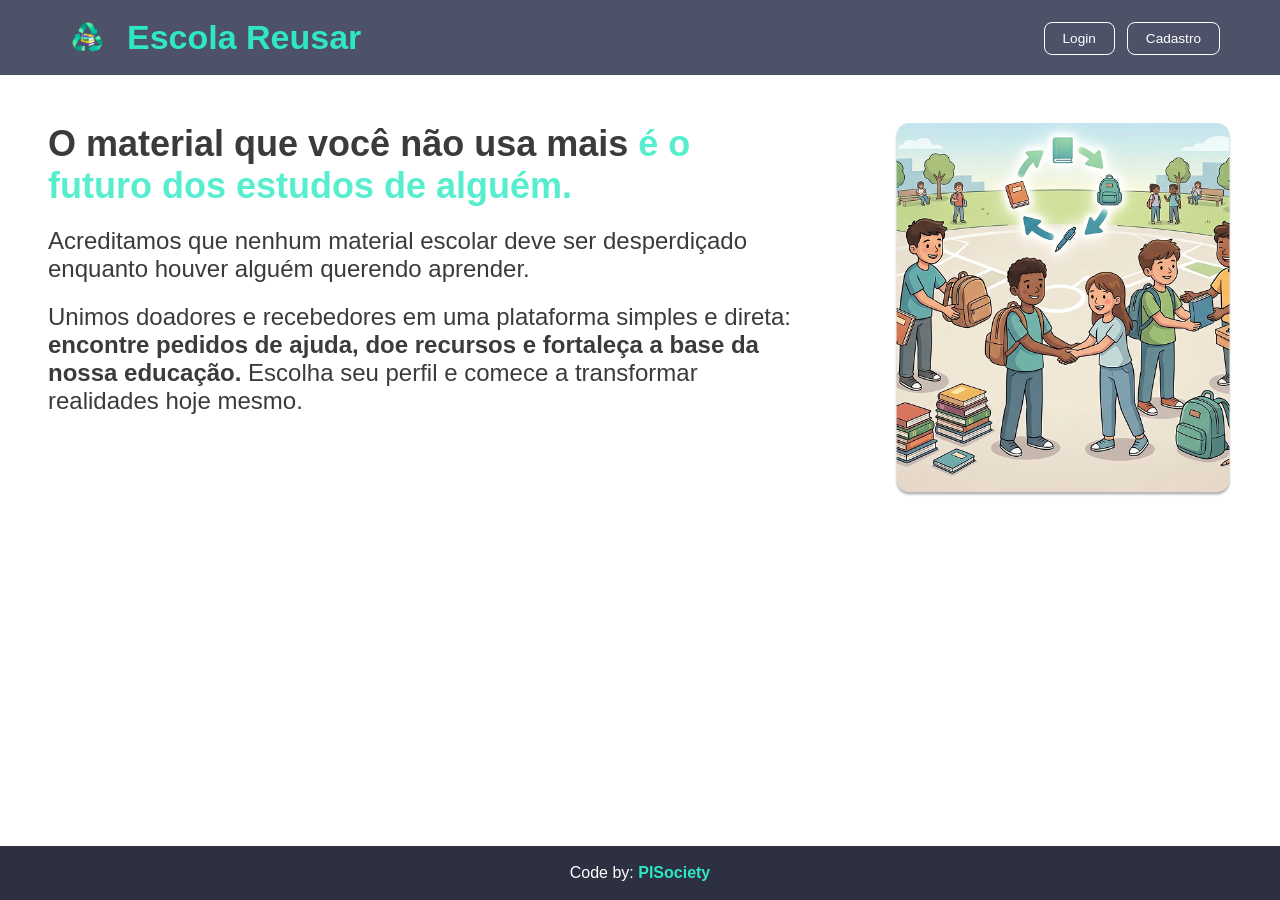
<file: index.html>
<!DOCTYPE html>
<html lang="pt-br">

<head>
  <meta charset="UTF-8">
  <meta name="viewport" content="width=device-width, initial-scale=1.0">
  <title>Escola Reusar</title>
  <link rel="stylesheet" href="css/base.css">
  <link rel="stylesheet" href="css/index.css">
</head>

<body>
  <header>
    <div class="logo">
      <img src="imgs/logo.png" alt="Logo Escola Reusar">
      <h1>Escola Reusar</h1>
    </div>
    <nav class="menu-logado menu">
      <input type="checkbox" class="menu-faketrigger">

      <div class="menu-lines">
        <span></span>
        <span></span>
        <span></span>
      </div>

      <ul>
        <li><a href="paginas/login.html">Login</a></li>
        <li><a href="paginas/cadastro.html">Cadastro</a></li>
      </ul>
    </nav>
  </header>

  <main class="conteudo-principal">
    <section class="apresentacao bloco-principal">
      <h1>O material que você não usa mais <span>é o futuro dos estudos de alguém.</span></h1>
      <p>Acreditamos que nenhum material escolar deve ser desperdiçado enquanto houver alguém querendo aprender. </p>
      <p>Unimos doadores e recebedores em uma plataforma simples e direta: <strong>encontre pedidos de ajuda, doe
          recursos e fortaleça a base da nossa educação.</strong> Escolha seu perfil e comece a transformar realidades
        hoje mesmo.</p>
    </section>
    <div id="imagem-principal" class="bloco-principal">
      <img src="imgs/image-principal.png" alt="">
    </div>
  </main>

  <footer>
    <p>Code by: <a href="https://github.com/ViniciusTabosa/ufca_ads_escolar_reusar_front-end" target="_blank">PISociety</a></p>
  </footer>
</body>

</html>
</file>
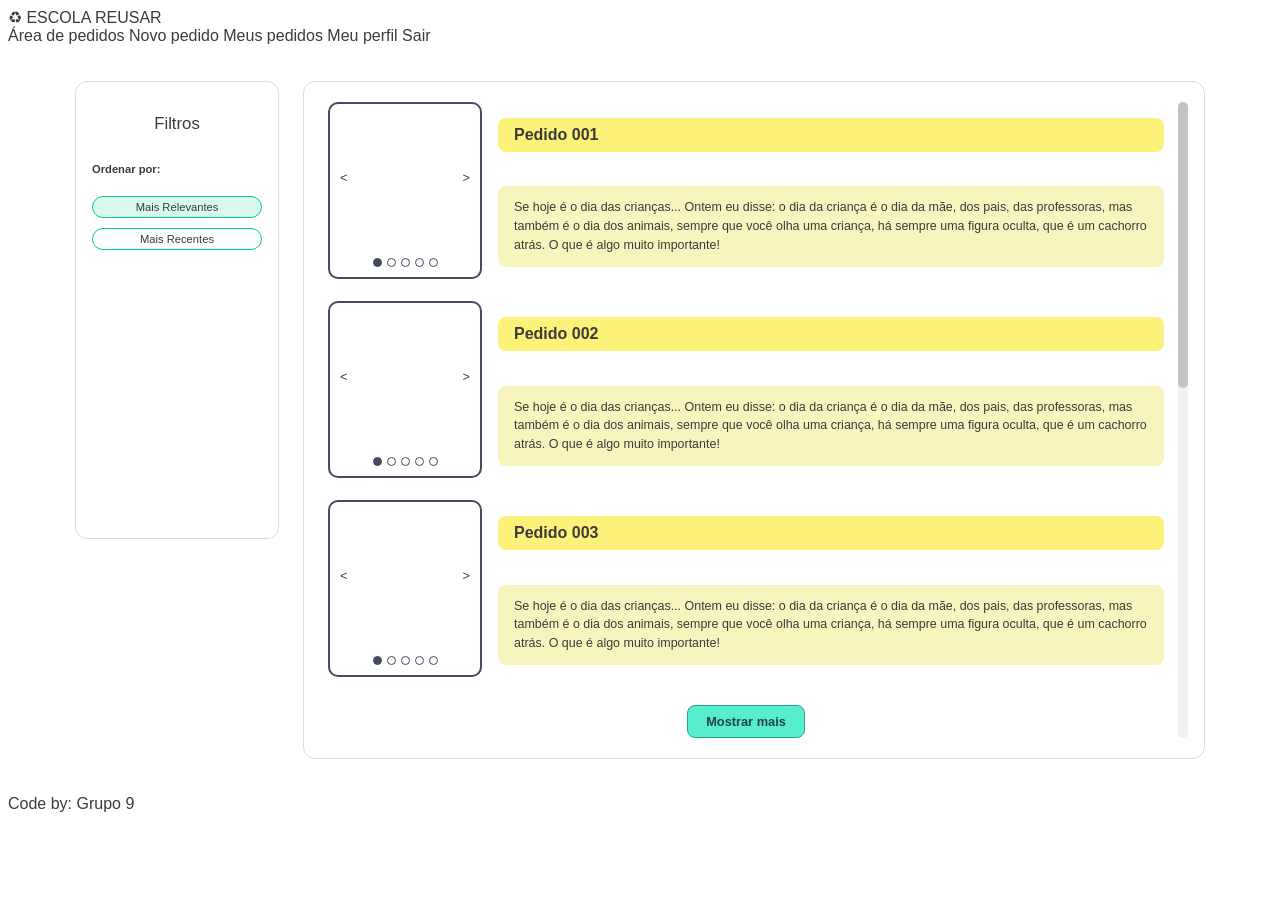
<file: lista-pedidos.html>
<!DOCTYPE html>
<html lang="pt-BR">
<head>
    <meta charset="UTF-8">
    <meta name="viewport" content="width=device-width, initial-scale=1.0">
    <title>Escola Reusar - Lista de Pedidos</title>
    <link rel="stylesheet" href="css/pedidos.css">
</head>
<body>

    <header class="topo">
        <a class="logo" href="index.html">&#9851; ESCOLA REUSAR</a>
        <nav class="menu">
            <a class="ativo" href="lista-pedidos.html">Área de pedidos</a>
            <a href="criacao-pedido.html">Novo pedido</a>
            <a href="meus-pedidos.html">Meus pedidos</a>
            <a href="meu-perfil.html">Meu perfil</a>
            <a href="index.html">Sair</a>
        </nav>
    </header>

    <main class="conteudo">

        <aside class="filtros">
            <h2>Filtros</h2>
            <p class="filtros-label">Ordenar por:</p>
            <a class="pill pill-ativo" href="lista-pedidos.html">Mais Relevantes</a>
            <a class="pill" href="lista-pedidos.html">Mais Recentes</a>
        </aside>

        <section class="lista">
            <div class="lista-itens">

                <article class="pedido">
                    <div class="carrossel">
                        <div class="carrossel-corpo">
                            <span>&lt;</span>
                            <span>&gt;</span>
                        </div>
                        <div class="pontos">
                            <span class="ponto cheio"></span>
                            <span class="ponto"></span>
                            <span class="ponto"></span>
                            <span class="ponto"></span>
                            <span class="ponto"></span>
                        </div>
                    </div>
                    <a class="pedido-info" href="detalhes-pedido.html">
                        <h3>Pedido 001</h3>
                        <p>Se hoje é o dia das crianças... Ontem eu disse: o dia da criança é o dia da mãe, dos
                           pais, das professoras, mas também é o dia dos animais, sempre que você olha uma
                           criança, há sempre uma figura oculta, que é um cachorro atrás. O que é algo muito
                           importante!</p>
                    </a>
                </article>

                <article class="pedido">
                    <div class="carrossel">
                        <div class="carrossel-corpo">
                            <span>&lt;</span>
                            <span>&gt;</span>
                        </div>
                        <div class="pontos">
                            <span class="ponto cheio"></span>
                            <span class="ponto"></span>
                            <span class="ponto"></span>
                            <span class="ponto"></span>
                            <span class="ponto"></span>
                        </div>
                    </div>
                    <a class="pedido-info" href="detalhes-pedido.html">
                        <h3>Pedido 002</h3>
                        <p>Se hoje é o dia das crianças... Ontem eu disse: o dia da criança é o dia da mãe, dos
                           pais, das professoras, mas também é o dia dos animais, sempre que você olha uma
                           criança, há sempre uma figura oculta, que é um cachorro atrás. O que é algo muito
                           importante!</p>
                    </a>
                </article>

                <article class="pedido">
                    <div class="carrossel">
                        <div class="carrossel-corpo">
                            <span>&lt;</span>
                            <span>&gt;</span>
                        </div>
                        <div class="pontos">
                            <span class="ponto cheio"></span>
                            <span class="ponto"></span>
                            <span class="ponto"></span>
                            <span class="ponto"></span>
                            <span class="ponto"></span>
                        </div>
                    </div>
                    <a class="pedido-info" href="detalhes-pedido.html">
                        <h3>Pedido 003</h3>
                        <p>Se hoje é o dia das crianças... Ontem eu disse: o dia da criança é o dia da mãe, dos
                           pais, das professoras, mas também é o dia dos animais, sempre que você olha uma
                           criança, há sempre uma figura oculta, que é um cachorro atrás. O que é algo muito
                           importante!</p>
                    </a>
                </article>

                <a class="botao-mais" href="lista-pedidos.html">Mostrar mais</a>
            </div>

            <div class="trilho"><span></span></div>
        </section>

    </main>

    <footer class="rodape">Code by: Grupo 9</footer>

</body>
</html>
</file>
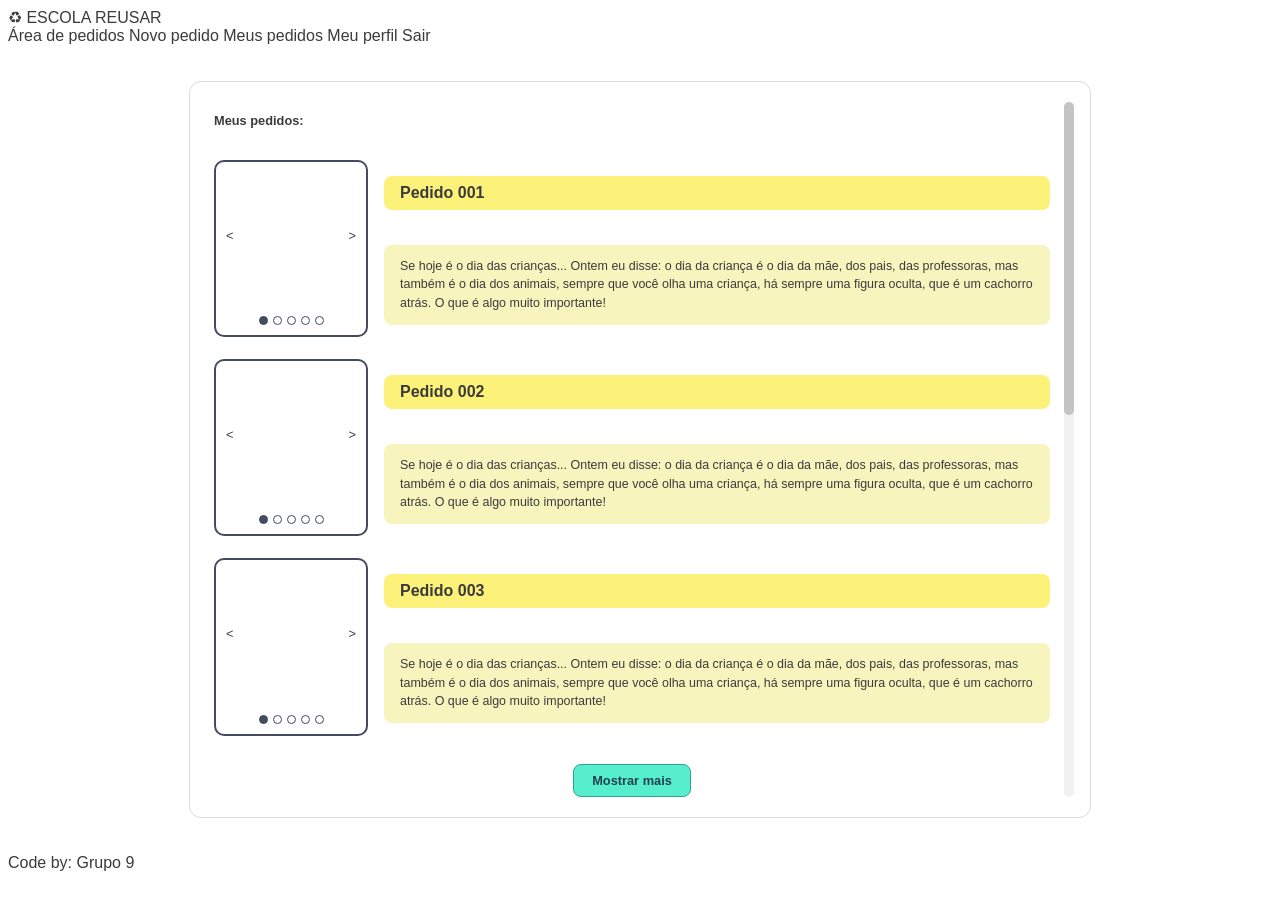
<file: meus-pedidos.html>
<!DOCTYPE html>
<html lang="pt-BR">
<head>
    <meta charset="UTF-8">
    <meta name="viewport" content="width=device-width, initial-scale=1.0">
    <title>Escola Reusar - Meus Pedidos</title>
    <link rel="stylesheet" href="css/pedidos.css">
</head>
<body>

    <header class="topo">
        <a class="logo" href="index.html">&#9851; ESCOLA REUSAR</a>
        <nav class="menu">
            <a href="lista-pedidos.html">Área de pedidos</a>
            <a href="criacao-pedido.html">Novo pedido</a>
            <a class="ativo" href="meus-pedidos.html">Meus pedidos</a>
            <a href="meu-perfil.html">Meu perfil</a>
            <a href="index.html">Sair</a>
        </nav>
    </header>

    <main class="conteudo">

        <section class="lista">
            <div class="lista-itens">

                <h2 class="lista-titulo">Meus pedidos:</h2>

                <article class="pedido">
                    <div class="carrossel">
                        <div class="carrossel-corpo">
                            <span>&lt;</span>
                            <span>&gt;</span>
                        </div>
                        <div class="pontos">
                            <span class="ponto cheio"></span>
                            <span class="ponto"></span>
                            <span class="ponto"></span>
                            <span class="ponto"></span>
                            <span class="ponto"></span>
                        </div>
                    </div>
                    <a class="pedido-info" href="detalhes-pedido.html">
                        <h3>Pedido 001</h3>
                        <p>Se hoje é o dia das crianças... Ontem eu disse: o dia da criança é o dia da mãe, dos
                           pais, das professoras, mas também é o dia dos animais, sempre que você olha uma
                           criança, há sempre uma figura oculta, que é um cachorro atrás. O que é algo muito
                           importante!</p>
                    </a>
                </article>

                <article class="pedido">
                    <div class="carrossel">
                        <div class="carrossel-corpo">
                            <span>&lt;</span>
                            <span>&gt;</span>
                        </div>
                        <div class="pontos">
                            <span class="ponto cheio"></span>
                            <span class="ponto"></span>
                            <span class="ponto"></span>
                            <span class="ponto"></span>
                            <span class="ponto"></span>
                        </div>
                    </div>
                    <a class="pedido-info" href="detalhes-pedido.html">
                        <h3>Pedido 002</h3>
                        <p>Se hoje é o dia das crianças... Ontem eu disse: o dia da criança é o dia da mãe, dos
                           pais, das professoras, mas também é o dia dos animais, sempre que você olha uma
                           criança, há sempre uma figura oculta, que é um cachorro atrás. O que é algo muito
                           importante!</p>
                    </a>
                </article>

                <article class="pedido">
                    <div class="carrossel">
                        <div class="carrossel-corpo">
                            <span>&lt;</span>
                            <span>&gt;</span>
                        </div>
                        <div class="pontos">
                            <span class="ponto cheio"></span>
                            <span class="ponto"></span>
                            <span class="ponto"></span>
                            <span class="ponto"></span>
                            <span class="ponto"></span>
                        </div>
                    </div>
                    <a class="pedido-info" href="detalhes-pedido.html">
                        <h3>Pedido 003</h3>
                        <p>Se hoje é o dia das crianças... Ontem eu disse: o dia da criança é o dia da mãe, dos
                           pais, das professoras, mas também é o dia dos animais, sempre que você olha uma
                           criança, há sempre uma figura oculta, que é um cachorro atrás. O que é algo muito
                           importante!</p>
                    </a>
                </article>

                <a class="botao-mais" href="meus-pedidos.html">Mostrar mais</a>
            </div>

            <div class="trilho"><span></span></div>
        </section>

    </main>

    <footer class="rodape">Code by: Grupo 9</footer>

</body>
</html>
</file>
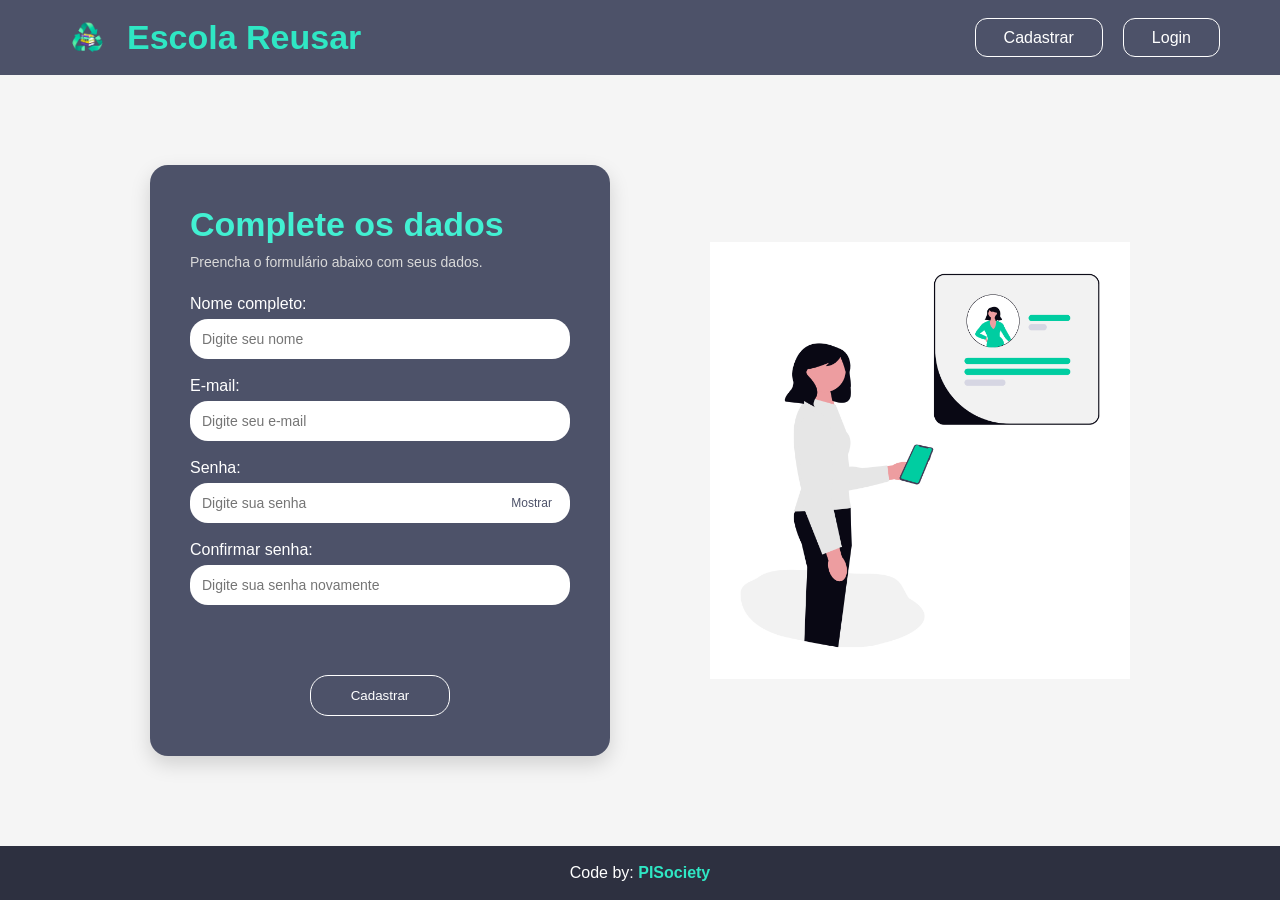
<file: paginas/cadastro.html>
<!DOCTYPE html>
<html lang="pt-BR">

<head>
    <meta charset="UTF-8">
    <meta name="viewport" content="width=device-width, initial-scale=1.0">
    <title>Cadastro - Escola Reusar</title>

    <link rel="stylesheet" href="../css/base.css">
    <link rel="stylesheet" href="../css/login-cadastro.css">
</head>

<body>

    <header>

        <div class="logo">

            <!-- LOGO DO PROJETO -->
            <img src="../imgs/logo.png" alt="Logo Escola Reusar">

            <h1>Escola Reusar</h1>

        </div>

        <nav>
            <ul>
                <li><a href="cadastro.html">Cadastrar</a></li>
                <li><a href="login.html">Login</a></li>
            </ul>
        </nav>

    </header>

    <main>

        <div class="container">

            <section class="formulario">

                <h2>Complete os dados</h2>

                <p>Preencha o formulário abaixo com seus dados.</p>

                <!-- <form action="perfil.html">

                    <label for="nome">Nome completo:</label>
                    <input type="text" id="nome" placeholder="Digite seu nome">

                    <label for="email">E-mail:</label>
                    <input type="email" id="email" placeholder="Digite seu e-mail">

                    <label for="senha">Senha:</label>
                    <input type="password" id="senha" placeholder="Digite sua senha">

                    <button type="submit">Próximo</button>

                </form> -->

                <form id="formCadastro">

                    <label for="nome">Nome completo:</label>
                    <input 
                        type="text" 
                        id="nome" 
                        placeholder="Digite seu nome"
                    >

                    <label for="email">E-mail:</label>
                    <input 
                        type="email" 
                        id="email" 
                        placeholder="Digite seu e-mail"
                    >

                    <label for="senha">Senha:</label>

                    <div class="campo-senha">
                        <input 
                            type="password" 
                            id="senha" 
                            placeholder="Digite sua senha"
                        >

                        <button 
                            type="button" 
                            class="mostrar-senha" 
                            id="mostrarSenha"
                        >
                            Mostrar
                        </button>
                    </div>

                    <label for="confirmarSenha">Confirmar senha:</label>
                    <input 
                        type="password" 
                        id="confirmarSenha" 
                        placeholder="Digite sua senha novamente"
                    >

                    <p id="mensagemCadastro" class="mensagem"></p>

                    <button type="submit">Cadastrar</button>

                </form>

            </section>

            <aside class="ilustracao">

                <!-- ILUSTRAÇÃO DA TELA DE CADASTRO -->
                <img src="../imgs/img_cadastro.png">

            </aside>

        </div>

    </main>

    <footer>
        <p>Code by: <a href="https://github.com/ViniciusTabosa/ufca_ads_escolar_reusar_front-end" target="_blank">PISociety</a></p>
    </footer>

    <script src="../js/script.js"></script>

</body>

</html>
</file>
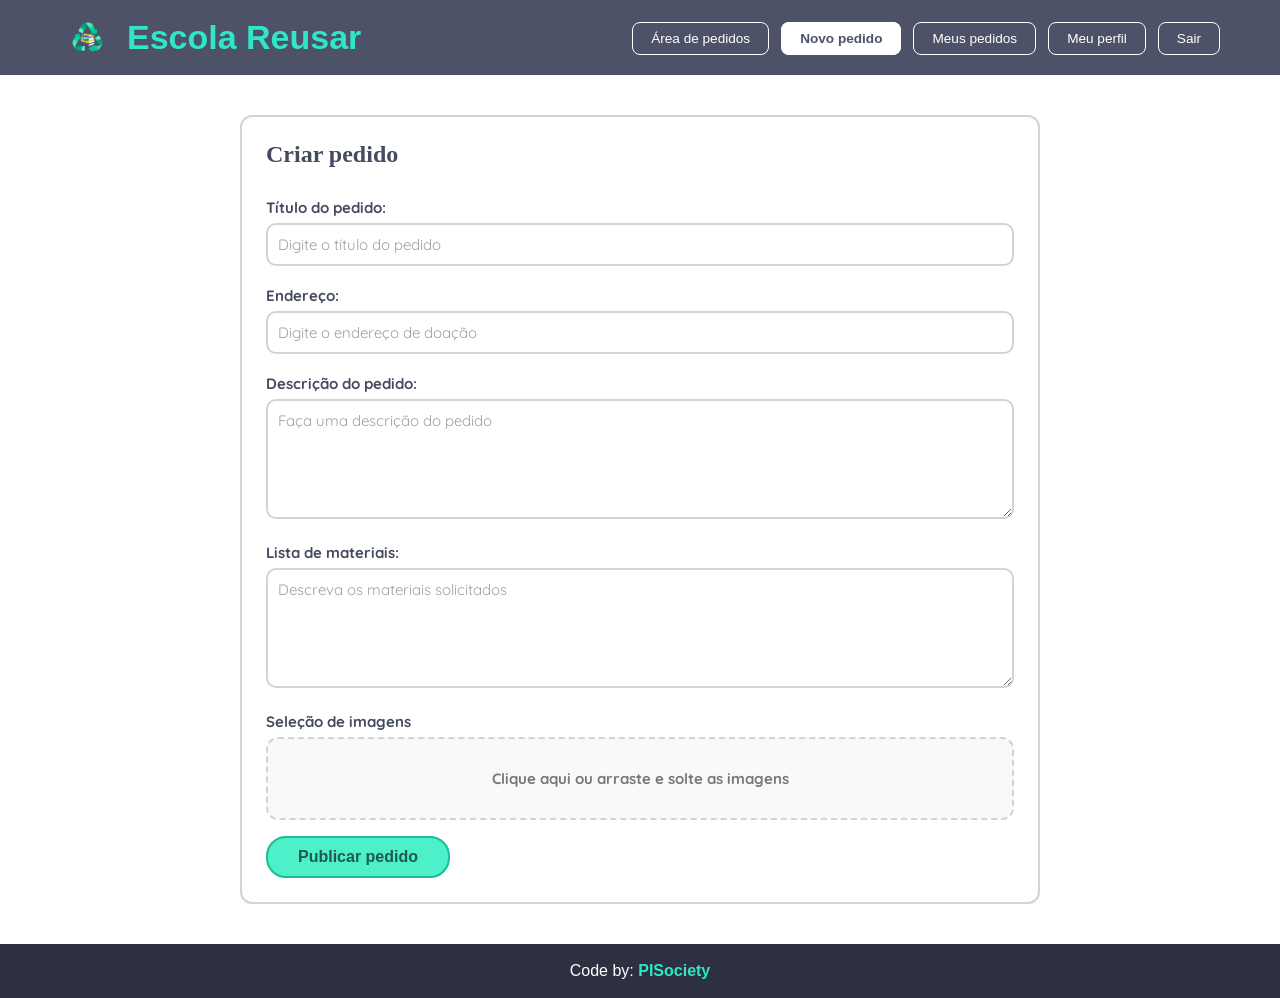
<file: paginas/criacao-pedidos.html>
<!DOCTYPE html>
<html lang="pt-br">
<head>
    <meta charset="UTF-8">
    <meta name="viewport" content="width=device-width, initial-scale=1.0">
    <title>Criação de Pedidos</title>
    <link rel="stylesheet" href="../css/base.css">
    <link rel="stylesheet" href="../css/detalhe-criacao-pedidos.css">
    <link rel="preconnect" href="https://fonts.googleapis.com">
    <link rel="preconnect" href="https://fonts.gstatic.com" crossorigin>
    <link href="https://fonts.googleapis.com/css2?family=Quicksand:wght@300..700&display=swap" rel="stylesheet">
</head>
<body>
    <header>
        <div class="logo">
            <img src="../imgs/logo.png" alt="Logo Escola Reusar">
            <h1>Escola Reusar</h1>
        </div>

        <nav class="menu-logado menu">
      <input type="checkbox" class="menu-faketrigger">

      <div class="menu-lines">
        <span></span>
        <span></span>
        <span></span>
      </div>

      <ul>
        <li><a href="lista-pedidos.html">Área de pedidos</a></li>
        <li><a class="ativo" href="criacao-pedidos.html">Novo pedido</a></li>
        <li><a href="meus-pedidos.html">Meus pedidos</a></li>
        <li><a href="perfil.html">Meu perfil</a></li>
        <li><a href="../index.html">Sair</a></li>
      </ul>
    </nav>

    </header>

    <main class="bloco-pedidos">       
        <h1>Criar pedido</h1> 
        <form action="" method="post">                
            <div class="campo-form">
                <label for="titulo-pedido">Título do pedido:</label>
                <input type="text" id="titulo-pedido" class="campo-entrada-titulo" placeholder="Digite o título do pedido"/>
            </div>

            <div class="campo-form">
                <label for="endereco-pedido">Endereço:</label>
                <input type="text" id="endereco-pedido" class="campo-entrada-titulo" placeholder="Digite o endereço de doação"/>
            </div>

            <div class="campo-form">
                <label for="descricao-pedido">Descrição do pedido:</label>
                <textarea id="descricao-pedido" class="campo-entrada-textarea" placeholder="Faça uma descrição do pedido"></textarea>     
            </div>           

            <div class="campo-form">
                <label for="lista-materiais">Lista de materiais:</label>
                <textarea id="lista-materiais" class="campo-entrada-textarea" placeholder="Descreva os materiais solicitados"></textarea>                
            </div>    

            <div class="campo-form">
                <span class="titulo-campo">Seleção de imagens</span>
                <label for="upload-image" class="caixa-dropzone">
                    <p class="text-upload-image">Clique aqui ou arraste e solte as imagens</p>
                </label>
                <input type="file" id="upload-image" accept="image/*" multiple>                    
            </div>     

            <button class="btn-publicar" type="submit">Publicar pedido</button>   
        </form>   
    </main>   

    <footer>
        <p>Code by: <a href="https://github.com/ViniciusTabosa/ufca_ads_escolar_reusar_front-end" target="_blank">PISociety</a></p>
    </footer>
</body>
</html>
</file>
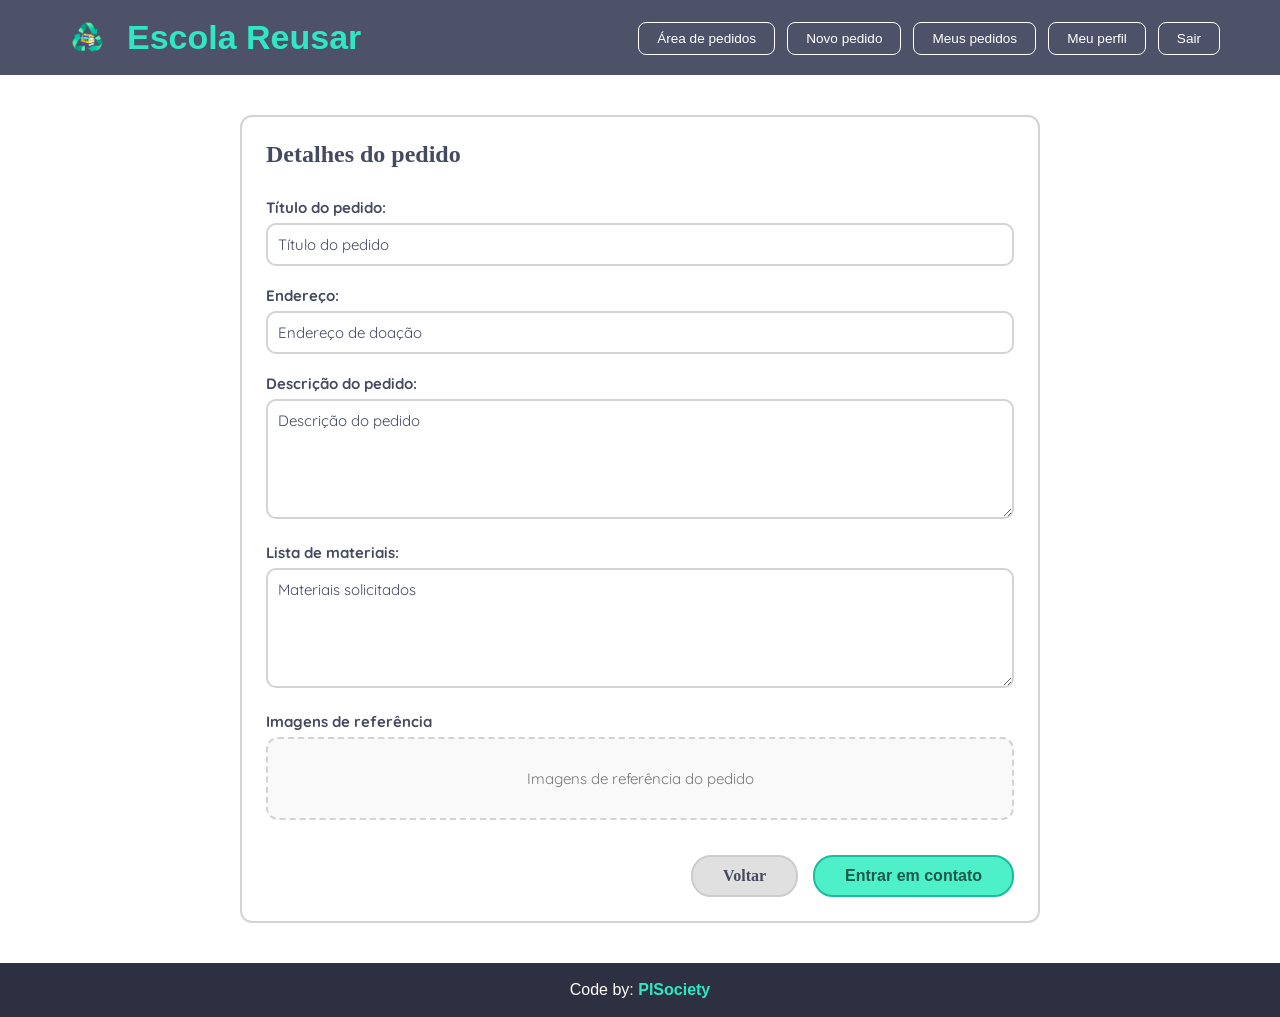
<file: paginas/detalhe-pedido.html>
<!DOCTYPE html>
<html lang="pt-br">
<head>
    <meta charset="UTF-8">
    <meta name="viewport" content="width=device-width, initial-scale=1.0">
    <title>Detalhes do Pedido</title>
    <link rel="stylesheet" href="../css/base.css">
    <link rel="stylesheet" href="../css/detalhe-criacao-pedidos.css">
    <link rel="preconnect" href="https://fonts.googleapis.com">
    <link rel="preconnect" href="https://fonts.gstatic.com" crossorigin>
    <link href="https://fonts.googleapis.com/css2?family=Quicksand:wght@300..700&display=swap" rel="stylesheet">
</head>
<body>
    <header>
        <div class="logo">
            <img src="../imgs/logo.png" alt="Logo Escola Reusar">
            <h1>Escola Reusar</h1>
        </div>

        <nav class="menu-logado menu">
      <input type="checkbox" class="menu-faketrigger">

      <div class="menu-lines">
        <span></span>
        <span></span>
        <span></span>
      </div>

      <ul>
        <li><a href="lista-pedidos.html">Área de pedidos</a></li>
        <li><a href="criacao-pedidos.html">Novo pedido</a></li>
        <li><a href="meus-pedidos.html">Meus pedidos</a></li>
        <li><a href="perfil.html">Meu perfil</a></li>
        <li><a href="../index.html">Sair</a></li>
      </ul>
    </nav>

    </header>

    <main class="bloco-pedidos">       
        <h1>Detalhes do pedido</h1> 
        <form action="" method="post">                
            <div class="campo-form">
                <label for="titulo-pedido">Título do pedido:</label>
                <input type="text" id="titulo-pedido" class="campo-entrada-titulo" value="Título do pedido" readonly/>
            </div>

            <div class="campo-form">
                <label for="endereco-pedido">Endereço:</label>
                <input type="text" id="endereco-pedido" class="campo-entrada-titulo" value="Endereço de doação" readonly/>
            </div>

            <div class="campo-form">
                <label for="descricao-pedido">Descrição do pedido:</label>
                <textarea id="descricao-pedido" class="campo-entrada-textarea" readonly>Descrição do pedido</textarea>     
            </div>           

            <div class="campo-form">
                <label for="lista-materiais">Lista de materiais:</label>
                <textarea id="lista-materiais" class="campo-entrada-textarea" readonly>Materiais solicitados</textarea>                
            </div>    

            <div class="campo-form">
                <span class="titulo-campo">Imagens de referência</span>
                <div class="caixa-dropzone">
                    <p class="text-upload-image">Imagens de referência do pedido</p>
                </div>                
            </div>    

            <div class="alinhamento-botoes">                    
                <a href="lista-pedidos.html" class="btn-publicar btn-secundario">Voltar</a>  
                <button class="btn-publicar" type="submit">Entrar em contato</button>   
            </div>
        </form>   
    </main>   

    <footer>
        <p>Code by: <a href="https://github.com/ViniciusTabosa/ufca_ads_escolar_reusar_front-end" target="_blank">PISociety</a></p>
    </footer>
</body>
</html>
</file>
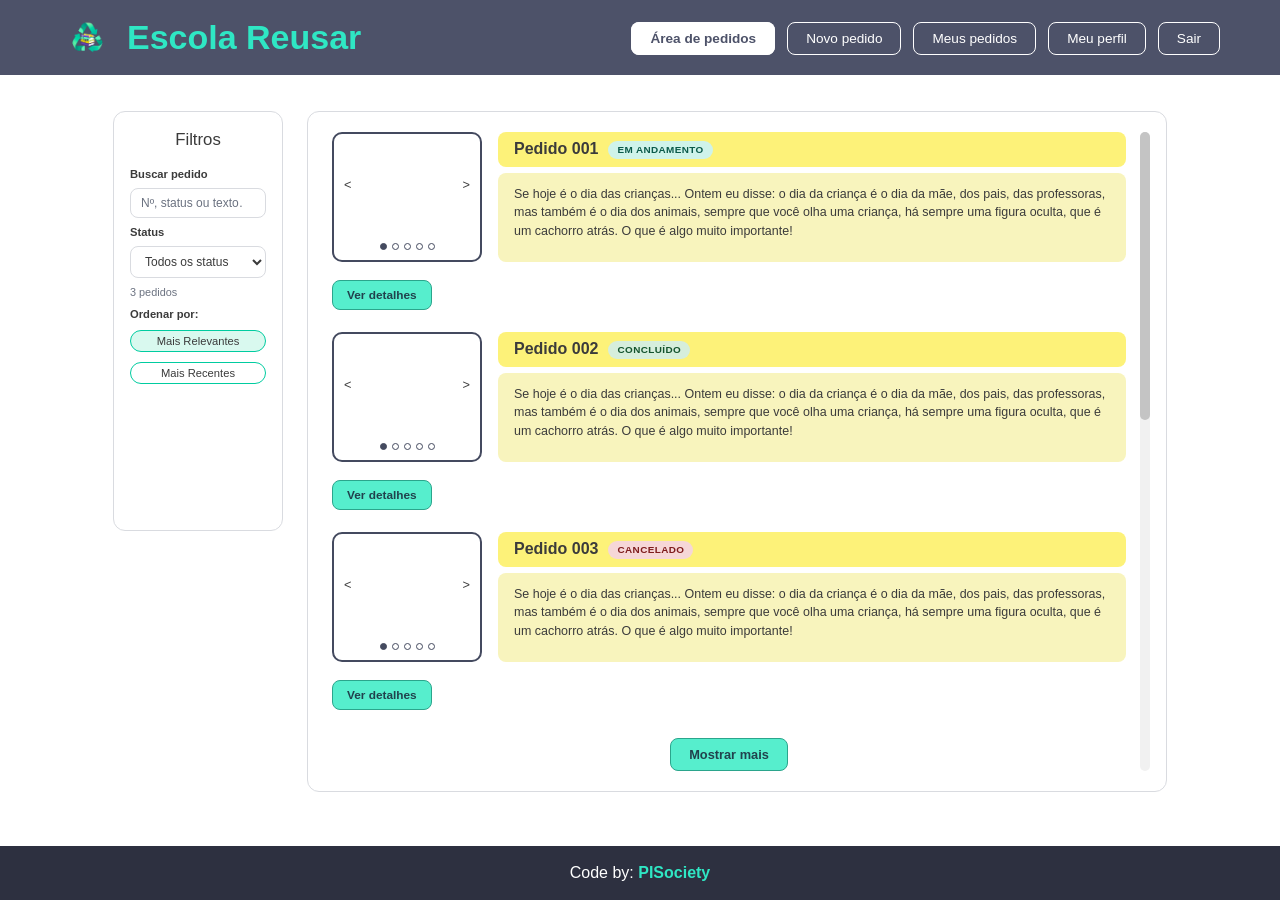
<file: paginas/lista-pedidos.html>
<!DOCTYPE html>
<html lang="pt-BR">
<head>
    <meta charset="UTF-8">
    <meta name="viewport" content="width=device-width, initial-scale=1.0">
    <title>Escola Reusar - Lista de Pedidos</title>
    <link rel="stylesheet" href="../css/base.css">
    <link rel="stylesheet" href="../css/pedidos.css">
</head>
<body>

    <header>
        <div class="logo">
            <img src="../imgs/logo.png" alt="Logo Escola Reusar">
            <h1>Escola Reusar</h1>
        </div>
        <nav class="menu-logado menu">
      <input type="checkbox" class="menu-faketrigger">

      <div class="menu-lines">
        <span></span>
        <span></span>
        <span></span>
      </div>

      <ul>
        <li><a class="ativo" href="lista-pedidos.html">Área de pedidos</a></li>
        <li><a href="criacao-pedidos.html">Novo pedido</a></li>
        <li><a href="meus-pedidos.html">Meus pedidos</a></li>
        <li><a href="perfil.html">Meu perfil</a></li>
        <li><a href="../index.html">Sair</a></li>
      </ul>
    </nav>
    </header>

    <main class="conteudo">

        <aside class="filtros">
            <h2>Filtros</h2>
            <p class="filtros-label">Ordenar por:</p>
            <a class="pill pill-ativo" href="lista-pedidos.html">Mais Relevantes</a>
            <a class="pill" href="lista-pedidos.html">Mais Recentes</a>
        </aside>

        <section class="lista">
            <div class="lista-itens">

                <article class="pedido">
                    <div class="carrossel">
                        <div class="carrossel-corpo">
                            <span>&lt;</span>
                            <span>&gt;</span>
                        </div>
                        <div class="pontos">
                            <span class="ponto cheio"></span>
                            <span class="ponto"></span>
                            <span class="ponto"></span>
                            <span class="ponto"></span>
                            <span class="ponto"></span>
                        </div>
                    </div>
                    <a class="pedido-info" href="detalhe-pedido.html">
                        <h3>Pedido 001</h3>
                        <p>Se hoje é o dia das crianças... Ontem eu disse: o dia da criança é o dia da mãe, dos
                           pais, das professoras, mas também é o dia dos animais, sempre que você olha uma
                           criança, há sempre uma figura oculta, que é um cachorro atrás. O que é algo muito
                           importante!</p>
                    </a>
                </article>

                <article class="pedido">
                    <div class="carrossel">
                        <div class="carrossel-corpo">
                            <span>&lt;</span>
                            <span>&gt;</span>
                        </div>
                        <div class="pontos">
                            <span class="ponto cheio"></span>
                            <span class="ponto"></span>
                            <span class="ponto"></span>
                            <span class="ponto"></span>
                            <span class="ponto"></span>
                        </div>
                    </div>
                    <a class="pedido-info" href="detalhe-pedido.html">
                        <h3>Pedido 002</h3>
                        <p>Se hoje é o dia das crianças... Ontem eu disse: o dia da criança é o dia da mãe, dos
                           pais, das professoras, mas também é o dia dos animais, sempre que você olha uma
                           criança, há sempre uma figura oculta, que é um cachorro atrás. O que é algo muito
                           importante!</p>
                    </a>
                </article>

                <article class="pedido">
                    <div class="carrossel">
                        <div class="carrossel-corpo">
                            <span>&lt;</span>
                            <span>&gt;</span>
                        </div>
                        <div class="pontos">
                            <span class="ponto cheio"></span>
                            <span class="ponto"></span>
                            <span class="ponto"></span>
                            <span class="ponto"></span>
                            <span class="ponto"></span>
                        </div>
                    </div>
                    <a class="pedido-info" href="detalhe-pedido.html">
                        <h3>Pedido 003</h3>
                        <p>Se hoje é o dia das crianças... Ontem eu disse: o dia da criança é o dia da mãe, dos
                           pais, das professoras, mas também é o dia dos animais, sempre que você olha uma
                           criança, há sempre uma figura oculta, que é um cachorro atrás. O que é algo muito
                           importante!</p>
                    </a>
                </article>

                <a class="botao-mais" href="lista-pedidos.html">Mostrar mais</a>
            </div>

            <div class="trilho"><span></span></div>
        </section>

    </main>

    <footer>
        <p>Code by: <a href="https://github.com/ViniciusTabosa/ufca_ads_escolar_reusar_front-end" target="_blank">PISociety</a></p>
    </footer>

    <script src="../js/pedidos-comum.js" defer></script>
    <script src="../js/lista-pedidos.js" defer></script>

</body>
</html>
</file>
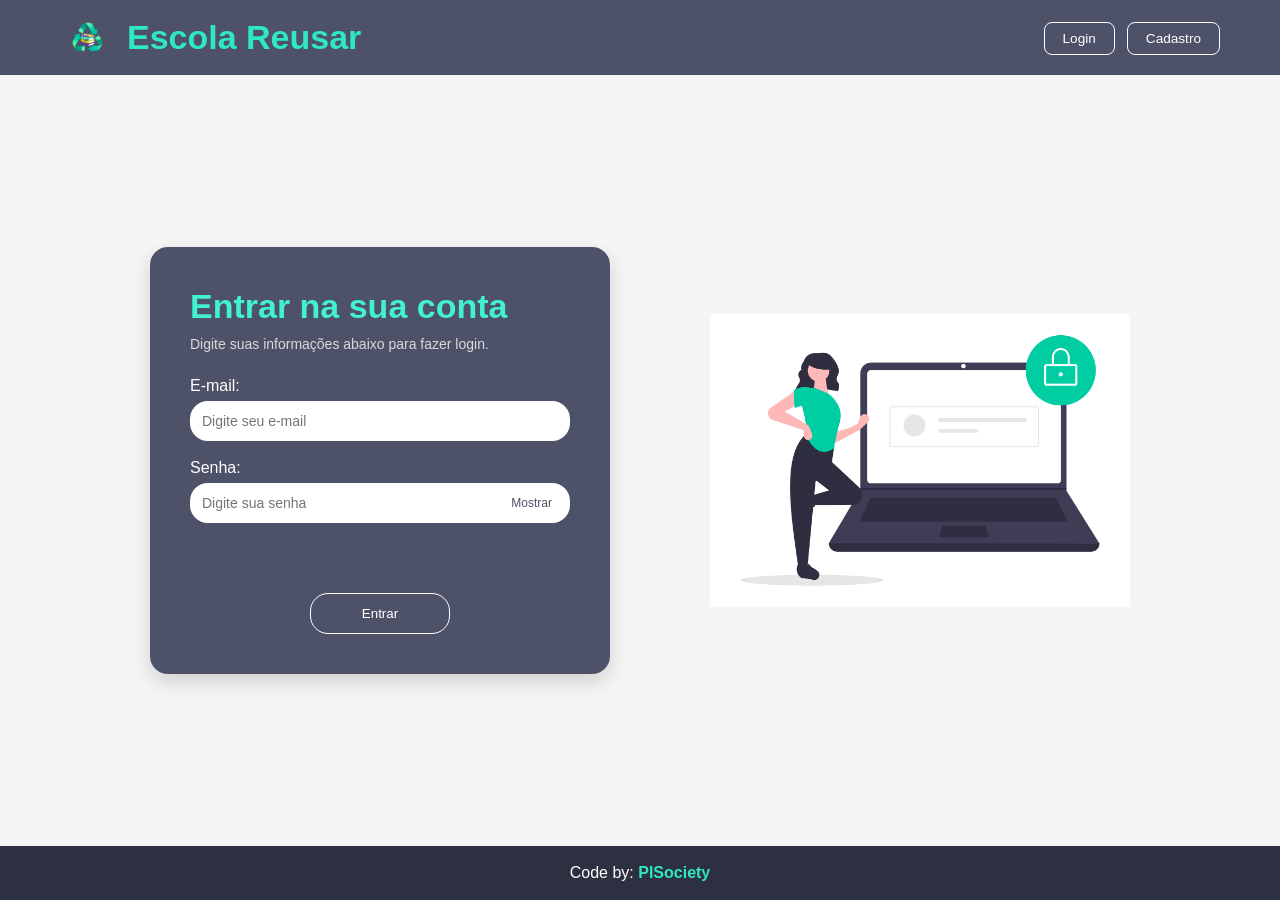
<file: paginas/login.html>
<!DOCTYPE html>
<html lang="pt-BR">

<head>
    <meta charset="UTF-8">
    <meta name="viewport" content="width=device-width, initial-scale=1.0">
    <title>Login - Escola Reusar</title>

    <link rel="stylesheet" href="../css/base.css">
    <link rel="stylesheet" href="../css/login-cadastro.css">
</head>

<body>

    <header>

        <div class="logo">

            <!-- LOGO DO PROJETO -->
            <img src="../imgs/logo.png" alt="Logo Escola Reusar">

            <h1>Escola Reusar</h1>

        </div>

        <nav class="menu-logado menu">
            <input type="checkbox" class="menu-faketrigger">

            <div class="menu-lines">
                <span></span>
                <span></span>
                <span></span>
            </div>

            <ul>
                <li><a href="login.html">Login</a></li>
                <li><a href="cadastro.html">Cadastro</a></li>
            </ul>
        </nav>

    </header>

    <main>

        <div class="container">

            <section class="formulario">

                <h2>Entrar na sua conta</h2>

                <p>Digite suas informações abaixo para fazer login.</p>

                <!-- <form action="lista-pedidos.html">

                    <label for="email">E-mail:</label>
                    <input type="email" id="email" placeholder="Digite seu e-mail">

                    <label for="senha">Senha:</label>
                    <input type="password" id="senha" placeholder="Digite sua senha">

                    <button type="submit">Entrar</button>

                </form> -->
                
                <form id="formLogin">

                    <label for="email">E-mail:</label>
                    <input 
                        type="email" 
                        id="email" 
                        placeholder="Digite seu e-mail"
                    >

                    <label for="senha">Senha:</label>

                    <div class="campo-senha">
                        <input 
                            type="password" 
                            id="senha" 
                            placeholder="Digite sua senha"
                        >

                        <button 
                            type="button" 
                            class="mostrar-senha" 
                            id="mostrarSenha"
                        >
                            Mostrar
                        </button>
                    </div>

                    <p id="mensagemLogin" class="mensagem"></p>

                    <button type="submit">Entrar</button>

                </form>

            </section>

            <aside class="ilustracao">

                <!-- ILUSTRAÇÃO DA TELA DE LOGIN -->
                <img src="../imgs/img_login.png">

            </aside>

        </div>

    </main>

    <footer>
        <p>Code by: <a href="https://github.com/ViniciusTabosa/ufca_ads_escolar_reusar_front-end" target="_blank">PISociety</a></p>
    </footer>

    <script src="../js/script.js"></script>

</body>

</html>
</file>
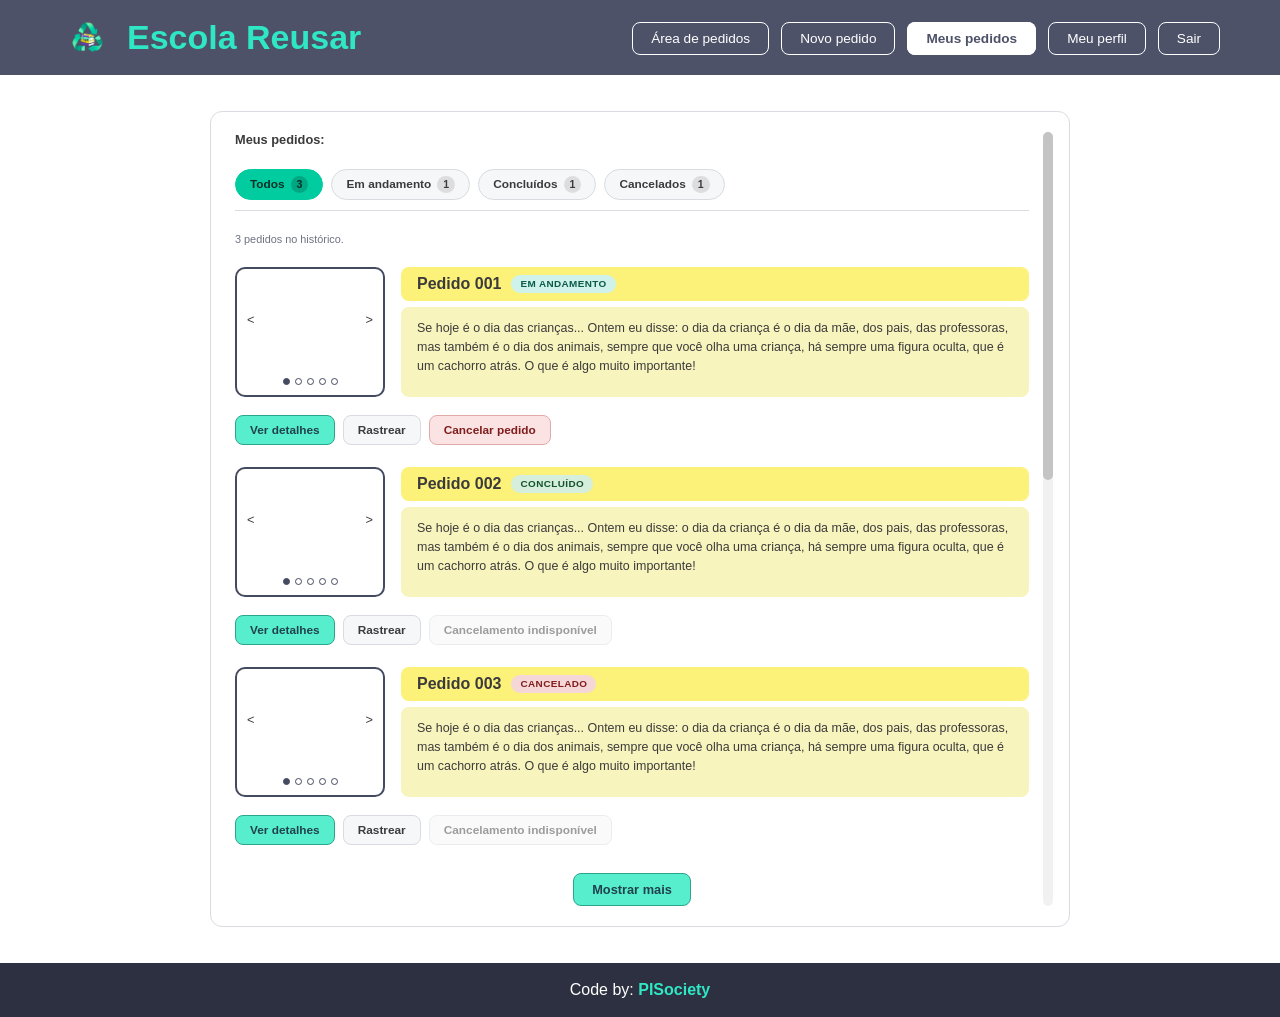
<file: paginas/meus-pedidos.html>
<!DOCTYPE html>
<html lang="pt-BR">
<head>
    <meta charset="UTF-8">
    <meta name="viewport" content="width=device-width, initial-scale=1.0">
    <title>Escola Reusar - Meus Pedidos</title>
    <link rel="stylesheet" href="../css/base.css">
    <link rel="stylesheet" href="../css/pedidos.css">
</head>
<body>

    <header>
        <div class="logo">
            <img src="../imgs/logo.png" alt="Logo Escola Reusar">
            <h1>Escola Reusar</h1>
        </div>
        <nav class="menu-logado menu">
            <input type="checkbox" class="menu-faketrigger">

            <div class="menu-lines">
                <span></span>
                <span></span>
                <span></span>
            </div>

            <ul>
                <li><a href="lista-pedidos.html">Área de pedidos</a></li>
                <li><a href="criacao-pedidos.html">Novo pedido</a></li>
                <li><a class="ativo" href="meus-pedidos.html">Meus pedidos</a></li>
                <li><a href="perfil.html">Meu perfil</a></li>
                <li><a href="../index.html">Sair</a></li>
            </ul>
        </nav>
    </header>

    <main class="conteudo">

        <section class="lista">
            <div class="lista-itens">

                <h2 class="lista-titulo">Meus pedidos:</h2>

                <article class="pedido">
                    <div class="carrossel">
                        <div class="carrossel-corpo">
                            <span>&lt;</span>
                            <span>&gt;</span>
                        </div>
                        <div class="pontos">
                            <span class="ponto cheio"></span>
                            <span class="ponto"></span>
                            <span class="ponto"></span>
                            <span class="ponto"></span>
                            <span class="ponto"></span>
                        </div>
                    </div>
                    <a class="pedido-info" href="detalhe-pedido.html">
                        <h3>Pedido 001</h3>
                        <p>Se hoje é o dia das crianças... Ontem eu disse: o dia da criança é o dia da mãe, dos
                           pais, das professoras, mas também é o dia dos animais, sempre que você olha uma
                           criança, há sempre uma figura oculta, que é um cachorro atrás. O que é algo muito
                           importante!</p>
                    </a>
                </article>

                <article class="pedido">
                    <div class="carrossel">
                        <div class="carrossel-corpo">
                            <span>&lt;</span>
                            <span>&gt;</span>
                        </div>
                        <div class="pontos">
                            <span class="ponto cheio"></span>
                            <span class="ponto"></span>
                            <span class="ponto"></span>
                            <span class="ponto"></span>
                            <span class="ponto"></span>
                        </div>
                    </div>
                    <a class="pedido-info" href="detalhe-pedido.html">
                        <h3>Pedido 002</h3>
                        <p>Se hoje é o dia das crianças... Ontem eu disse: o dia da criança é o dia da mãe, dos
                           pais, das professoras, mas também é o dia dos animais, sempre que você olha uma
                           criança, há sempre uma figura oculta, que é um cachorro atrás. O que é algo muito
                           importante!</p>
                    </a>
                </article>

                <article class="pedido">
                    <div class="carrossel">
                        <div class="carrossel-corpo">
                            <span>&lt;</span>
                            <span>&gt;</span>
                        </div>
                        <div class="pontos">
                            <span class="ponto cheio"></span>
                            <span class="ponto"></span>
                            <span class="ponto"></span>
                            <span class="ponto"></span>
                            <span class="ponto"></span>
                        </div>
                    </div>
                    <a class="pedido-info" href="detalhe-pedido.html">
                        <h3>Pedido 003</h3>
                        <p>Se hoje é o dia das crianças... Ontem eu disse: o dia da criança é o dia da mãe, dos
                           pais, das professoras, mas também é o dia dos animais, sempre que você olha uma
                           criança, há sempre uma figura oculta, que é um cachorro atrás. O que é algo muito
                           importante!</p>
                    </a>
                </article>

                <a class="botao-mais" href="meus-pedidos.html">Mostrar mais</a>
            </div>

            <div class="trilho"><span></span></div>
        </section>

    </main>

    <footer>
        <p>Code by: <a href="https://github.com/ViniciusTabosa/ufca_ads_escolar_reusar_front-end" target="_blank">PISociety</a></p>
    </footer>

    <script src="../js/pedidos-comum.js" defer></script>
    <script src="../js/meus-pedidos.js" defer></script>

</body>
</html>
</file>
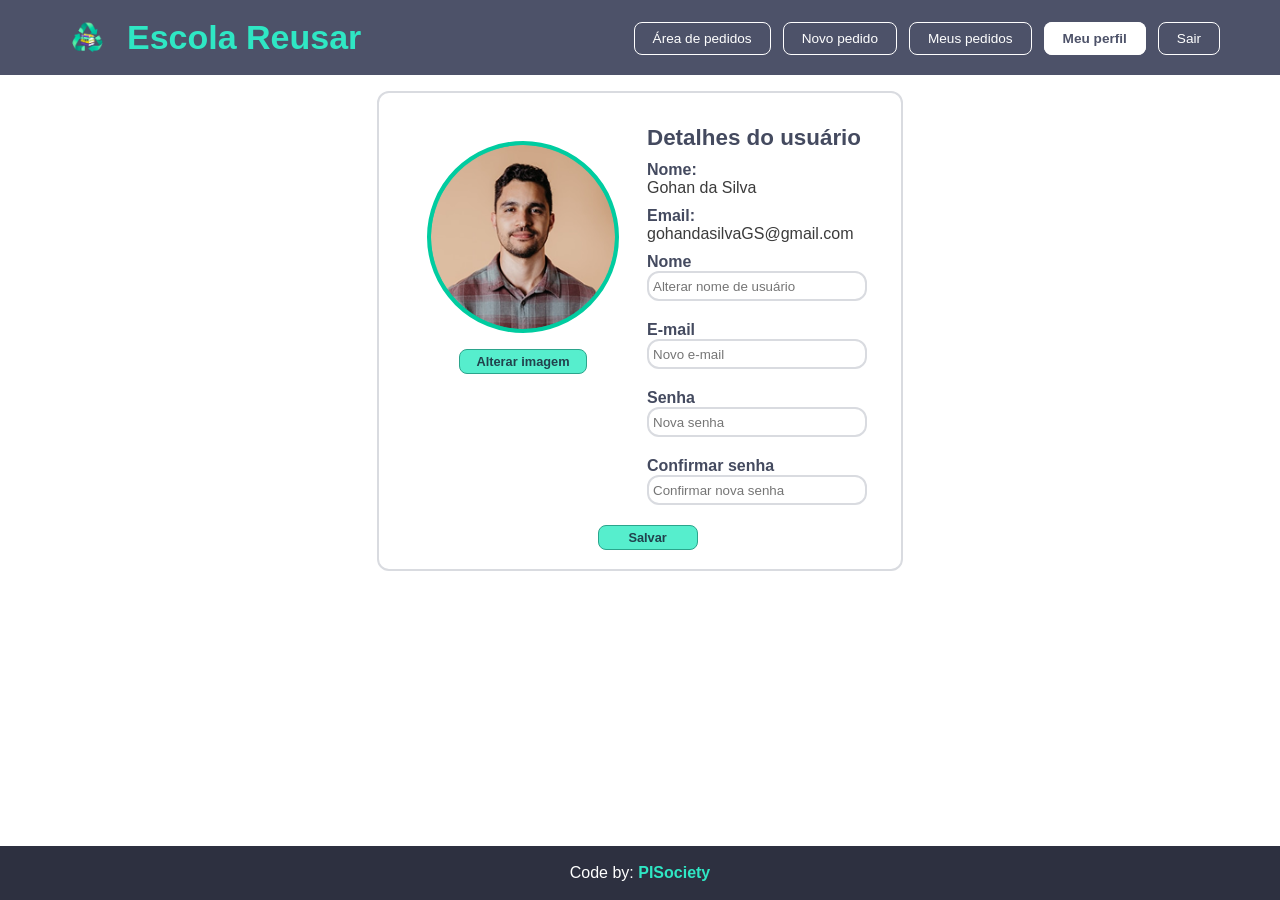
<file: paginas/perfil.html>
<!DOCTYPE html>
<html lang="pt-br">

<head>
  <meta charset="UTF-8">
  <meta name="viewport" content="width=device-width, initial-scale=1.0">
  <title>Perfil</title>
  <link rel="stylesheet" href="../css/base.css">
  <link rel="stylesheet" href="../css/perfil.css">
</head>

<body>
  <header>
    <div class="logo">
      <img src="../imgs/logo.png" alt="Logo Escola Reusar">
      <h1>Escola Reusar</h1>
    </div>

    <nav class="menu-logado menu">
      <input type="checkbox" class="menu-faketrigger">

      <div class="menu-lines">
        <span></span>
        <span></span>
        <span></span>
      </div>

      <ul>
        <li><a href="lista-pedidos.html">Área de pedidos</a></li>
        <li><a href="criacao-pedidos.html">Novo pedido</a></li>
        <li><a href="meus-pedidos.html">Meus pedidos</a></li>
        <li><a class="ativo" href="perfil.html">Meu perfil</a></li>
        <li><a href="../index.html">Sair</a></li>
      </ul>
    </nav>

  </header>

  <main class="conteudo-perfil">
    <section class="info-perfil">
      <div class="imagem-perfil">
        <img src="../imgs/foto-usuario.png" alt="Foto do usuário">
        <button class="btn-perfil">Alterar imagem</button>
      </div>
      <div class="detalhes-perfil">
        <h2>Detalhes do usuário</h2>
        <form action="#" method="post" class="form-perfil" id="form-perfil">
          <ul class="info-forms">
            <li>Nome: </li>
            <label id="nome-atual">Gohan da Silva </label>

            <li>Email: </li>
            <label id="email-atual">gohandasilvaGS@gmail.com</label>
          </ul>

          <label for="inp-nome" class="label-form">Nome</label>
          <input type="text" id="inp-nome" placeholder="Alterar nome de usuário" name="inp-nome" required>

          <label for="inp-email" class="label-form">E-mail</label>
          <input type="text" id="inp-email" placeholder="Novo e-mail" name="inp-email" >

          <label for="inp-senha" class="label-form">Senha</label>
          <input type="password" id="inp-senha" placeholder="Nova senha" name="inp-senha" required>

          <label for="inp-confirm" class="label-form">Confirmar senha</label>
          <input type="password" id="inp-confirm" placeholder="Confirmar nova senha" name="inp-confirm" required>
          
          <button type="submit" id="btn-salvar-form" class="btn-perfil">Salvar</button>
        </form>
      </div>
    </section>
  </main>

  <footer>
    <p>Code by: <a href="https://github.com/ViniciusTabosa/ufca_ads_escolar_reusar_front-end"
        target="_blank">PISociety</a></p>
  </footer>

  <script src="../js/script.js"></script>
</body>

</html>
</file>
<file: css/base.css>
/* =====================================================
   BASE COMPARTILHADA — importar em TODAS as páginas,
   ANTES do CSS específico da página.
   Contém: reset, layout do body, cabeçalho e rodapé.
   ===================================================== */

img, video {
    max-width: 100%;
    height: auto;
}

* {
  margin: 0;
  padding: 0;
  box-sizing: border-box;
}

body {
  min-height: 100vh;
  display: flex;
  flex-direction: column;
}

main {
  flex: 1;
}

/* ===== CABEÇALHO (PADRÃO DESKTOP) ===== */

header {
  background: #4d5269;
  color: white;
  font-family: Arial, Helvetica, sans-serif;
  display: flex;
  justify-content: space-between;
  align-items: center;
  padding: 18px 60px;
}

.logo {
  display: flex;
  align-items: center;
  gap: 12px;
}

.logo img {
  width: 55px;
}

.logo h1 {
  color: #2fe7c4;
  font-size: 34px;
  font-weight: bold;
}

nav ul {
  display: flex;
  list-style: none;
  gap: 20px;
}

nav a {
  text-decoration: none;
  color: white;
  border: 1px solid white;
  padding: 10px 28px;
  border-radius: 12px;
  transition: 0.3s;
}

nav a:hover {
  background: white;
  color: #4d5269;
}

/* ===== MENU LOGADO ===== */

.menu-logado ul {
  flex-wrap: wrap;
  gap: 12px;
}

.menu-logado a {
  font-size: 0.85rem;
  padding: 8px 18px;
  border-radius: 8px;
}

.menu-logado a.ativo {
  background: white;
  color: #4d5269;
  font-weight: 600;
}

/* ===== RODAPÉ ===== */

footer {
  background: #2d3040;
  color: white;
  font-family: Arial, Helvetica, sans-serif;
  text-align: center;
  padding: 18px;
}

footer a {
    color: #2FE7C4;
    text-decoration: none;
    font-weight: bold;
}

footer a:hover {
    text-decoration: underline;
}

/* =====================================================
   RESPONSIVIDADE DO CABEÇALHO E MENU (MEDIA QUERIES)
   ===================================================== */

/* Tablets e Celulares (Telas até 768px) */
@media (max-width: 768px) {
    header {
        flex-direction: column;
        padding: 15px 20px;
        gap: 15px;
    }

    .logo h1 {
        font-size: 24px;
    }

    .logo img {
        width: 45px;
    }

    nav, .menu-logado {
        width: 100%;
    }

    nav ul, .menu-logado ul {
        gap: 8px;
    }

    nav a, .menu-logado a {
        padding: 6px 14px;
        font-size: 0.85rem;
    }
}

/* Celulares Pequenos (Telas até 480px) */
@media (max-width: 480px) {
    .logo h1 {
        font-size: 20px;
    }

    nav ul, .menu-logado ul {
        flex-direction: column;
        width: 100%;
        align-items: stretch;
    }

    nav a, .menu-logado a {
        text-align: center;
        display: block;
        padding: 10px;
    }
}


@media (min-width: 769px) {
    .menu-faketrigger {
        display: none;
    }
}

@media (max-width: 426px){
    .logo {
        gap: 0px;
    }
    .logo h1 {
        font-size: 100%;
    }
}

@media (max-width: 768px) {
    nav ul {
        display: flex;
        flex-direction: column;
    }

    nav ul li {
        margin: 10px;
        
    }

    .menu-lines {
        position: absolute;
        z-index: 2;
        top: 20px;
        right: 20px;
        width: 35px;
        height: 35px;
    }

    .menu-lines span {
        display: block;
        width: 35px;
        height: 5px;
        margin-bottom: 10px;
        background-color: #00cca0;
        border-radius: 3px;
        transition: all ease .2s;
    }

    .menu-faketrigger {
        position: absolute;
        z-index: 3;
        top: 20px;
        right: 20px;
        width: 35px;
        height: 35px;
        opacity: 0;
    }

    .menu-faketrigger:checked ~ .menu-lines span:nth-child(1){
        transform-origin: 0% 0%;
        transform: rotate(45deg) scaleX(1.25);
        
    }
    .menu-faketrigger:checked ~ .menu-lines span:nth-child(2){
        opacity: 0;
    }
    .menu-faketrigger:checked ~ .menu-lines span:nth-child(3){
        transform-origin: 0% 100%;
        transform: rotate(-45deg) scaleX(1.25);
    }

    .menu ul {
        position: absolute;
        z-index: 1;
        right: 0;
        top: 0;
        width: 200px;
        height: 100%;
        padding-top: 100px;
        background-color: #4d5269f5;
        margin-right: -300px;
        transition: all ease .2s;
        display: none;
    }

    .menu-faketrigger:checked ~ ul{
        transition: all ease .2s;
        display: flex;
        margin-right: 0;
    }
}
</file>
<file: css/index.css>
/* Reset, cabeçalho e rodapé compartilhados: css/base.css */

:root {
  --azul-escuro: #444a5f;
  /* cabeçalho */
  --azul-rodape: #353843;
  /* rodapé */
  --verde: #00cca0;
  /* logo e detalhes */
  --verde-claro: #56eecd;
  /* botão "Mostrar mais" */
  --amarelo-forte: #fdf279;
  /* faixa de título do pedido */
  --amarelo-claro: #f8f4bd;
  /* descrição do pedido */
  --cinza-borda: #d9dbe0;
  --texto: #3b3b3b;
}

body {
  font-family: "Segoe UI", Arial, Helvetica, sans-serif;
  color: var(--texto);
  background-color: #ffffff;
}

a {
  text-decoration: none;
  color: inherit;
}

/* Principal */

.conteudo-principal {
  display: flex;
  margin: 0 auto;
}

.apresentacao {
  font-size: 1.7rem;
  max-width: 750px;
  min-width: 100px;
  display: flex;
  flex-direction: column;
  gap: 20px;
}

.apresentacao span {
  color: var(--verde-claro);
}

.bloco-principal {
  margin: 3rem 6rem;
}

#imagem-principal {
  width: 50vw;
  max-width: 500px;
}

@media (max-width: 320px) {
  #imagem-principal img {
    width: 10px;
  }
}

@media (min-width: 769px) and (max-width: 1400px) {
  .apresentacao {
    font-size: 1.5rem;
  }
  .bloco-principal {
    margin: 3rem 3rem;
  }
}

@media (max-width: 768px){
  .apresentacao {
    font-size: 1.2rem;
  }
  .conteudo-principal {
    display: flex;
    flex-direction: column;
  }
  .bloco-principal {
    margin: 1rem 1.5rem;
  }
  #imagem-principal img {
    width: 20em;
  }
}
</file>
<file: css/pedidos.css>
/* Reset, cabeçalho e rodapé compartilhados: css/base.css */

:root {
    --azul-escuro: #444A5F;
    /* cabeçalho */
    --azul-rodape: #353843;
    /* rodapé */
    --verde: #00CCA0;
    /* logo e detalhes */
    --verde-claro: #56EECD;
    /* botão "Mostrar mais" */
    --amarelo-forte: #FDF279;
    /* faixa de título do pedido */
    --amarelo-claro: #F8F4BD;
    /* descrição do pedido */
    --cinza-borda: #D9DBE0;
    --texto: #3B3B3B;
}

body {
    font-family: "Segoe UI", Arial, Helvetica, sans-serif;
    color: var(--texto);
    background-color: #FFFFFF;
}

a {
    text-decoration: none;
    color: inherit;
}

/* ---------- Conteúdo ---------- */
.conteudo {
    flex: 1;
    display: flex;
    align-items: flex-start;
    justify-content: center;
    gap: 24px;
    padding: 36px 40px;
}

/* Cartão de filtros (só na Lista de Pedidos) */
.filtros {
    background-color: #FFFFFF;
    border: 1px solid var(--cinza-borda);
    border-radius: 12px;
    padding: 18px 16px;
    width: 170px;
    min-height: 420px;
    display: flex;
    flex-direction: column;
    gap: 10px;
}

.filtros h2 {
    font-size: 1.05rem;
    font-weight: 500;
    text-align: center;
    margin-bottom: 8px;
}

.filtros-label {
    font-size: 0.7rem;
    font-weight: 700;
}

.pill {
    border: 1px solid var(--verde);
    border-radius: 999px;
    font-size: 0.7rem;
    text-align: center;
    padding: 4px 10px;
}

.pill:hover,
.pill.pill-ativo {
    background-color: #D9F9EF;
}

/* Cartão principal com a lista de pedidos */
.lista {
    background-color: #FFFFFF;
    border: 1px solid var(--cinza-borda);
    border-radius: 12px;
    padding: 20px 16px 20px 24px;
    width: 100%;
    max-width: 860px;
    display: flex;
    gap: 14px;
}

.lista-itens {
    flex: 1;
    display: flex;
    flex-direction: column;
    gap: 22px;
}

.lista-titulo {
    font-size: 0.8rem;
    font-weight: 700;
}

/* Barra de rolagem decorativa (estática, como no protótipo) */
.trilho {
    width: 10px;
    border-radius: 999px;
    background-color: #F1F1F1;
    display: flex;
}

.trilho span {
    width: 10px;
    height: 45%;
    border-radius: 999px;
    background-color: #C4C4C4;
}

/* ---------- Item de pedido ---------- */
.pedido {
    display: flex;
    align-items: stretch;
    gap: 16px;
}

/* Carrossel de fotos (estático) */
.carrossel {
    width: 150px;
    min-height: 130px;
    border: 2px solid var(--azul-escuro);
    border-radius: 10px;
    display: flex;
    flex-direction: column;
    flex-shrink: 0;
}

.carrossel-corpo {
    flex: 1;
    display: flex;
    align-items: center;
    justify-content: space-between;
    padding: 0 10px;
    font-size: 0.8rem;
    color: var(--texto);
}

.pontos {
    display: flex;
    justify-content: center;
    gap: 5px;
    padding: 8px 0 10px;
}

.ponto {
    width: 7px;
    height: 7px;
    border-radius: 50%;
    border: 1px solid var(--azul-escuro);
}

.ponto.cheio {
    background-color: var(--azul-escuro);
}

/* Bloco amarelo com título e descrição */
.pedido-info {
    flex: 1;
    display: flex;
    flex-direction: column;
    gap: 6px;
}

.pedido-info h3 {
    background-color: var(--amarelo-forte);
    border-radius: 8px;
    font-size: 1rem;
    font-weight: 600;
    padding: 8px 16px;
}

.pedido-info p {
    background-color: var(--amarelo-claro);
    border-radius: 8px;
    font-size: 0.78rem;
    line-height: 1.5;
    padding: 12px 16px;
    flex: 1;
}

.pedido-info:hover h3 {
    filter: brightness(0.96);
}

/* Botão "Mostrar mais" */
.botao-mais {
    align-self:       center;
    background-color: var(--verde-claro);
    border:           1px solid #2BA58C;
    border-radius:    8px;
    font-size:        0.8rem;
    font-weight:      600;
    color:            #21424D;
    padding:          8px 18px;
    margin-top:       6px;
}

.botao-mais:hover {
    filter: brightness(0.95);
}

/* media querys */

/* Tablet/celular: filtros viram uma faixa acima da lista */
@media (max-width: 768px) {
    .conteudo {
        flex-direction: column;
        align-items: center;
        padding: 24px 20px;
    }

    .filtros {
        width: 100%;
        min-height: auto;
        flex-direction: row;
        flex-wrap: wrap;
        align-items: center;
        justify-content: center;
    }

    .filtros h2 {
        margin-bottom: 0;
    }

    .lista {
        padding: 16px;
    }

    .trilho {
        display: none;
    }
}

/* Celular: foto do pedido acima do texto */
@media (max-width: 480px) {
    .conteudo {
        padding: 18px 12px;
    }

    .pedido {
        flex-direction: column;
    }

    .carrossel {
        width: 100%;
        min-height: 160px;
    }
}
</file>
<file: css/login-cadastro.css>
/* Reset, cabeçalho e rodapé compartilhados: css/base.css */

*{
    font-family:Arial, Helvetica, sans-serif;
}

body{
    background:#f5f5f5;
}

/* ===== CONTEÚDO ===== */

main{
    display:flex;
    align-items:center;
    justify-content:center;
    padding:60px 80px;
}

.container{
    display:flex;
    justify-content:center;
    align-items:center;
    gap:100px;
    width:100%;
    max-width:1200px;
}

/* ===== FORMULÁRIO ===== */

.formulario{
    background:#4d5269;
    width:460px;
    padding:40px;
    border-radius:18px;
    color:white;
    box-shadow:0 8px 20px rgba(0,0,0,.15);
}

.formulario h2{
    color:#42f0d2;
    font-size:34px;
    margin-bottom:10px;
}

.formulario p{
    color:#d9d9d9;
    margin-bottom:25px;
    font-size:14px;
}

label{
    display:block;
    margin-top:18px;
    margin-bottom:6px;
}

input{
    width:100%;
    padding:12px;
    border:none;
    border-radius:18px;
    font-size:14px;
}

button{
    display:block;
    margin:30px auto 0;
    width:140px;
    padding:12px;
    border-radius:18px;
    border:1px solid white;
    background:transparent;
    color:white;
    cursor:pointer;
    transition:.3s;
}

button:hover{
    background:white;
    color:#4d5269;
}



.ilustracao{
    display:flex;
    justify-content:center;
    align-items:center;
}

.placeholder-imagem{
    width:420px;
    height:420px;
}


.ilustracao img{
    width:420px;
}

/* ===== RESPONSIVIDADE ===== */

@media (max-width: 768px) {

    header {
        padding: 15px 20px;
        flex-direction: column;
        gap: 15px;
    }

    .logo h1 {
        font-size: 28px;
    }

    nav ul {
        gap: 10px;
    }

    nav a {
        padding: 8px 18px;
    }

    main {
        padding: 30px 20px;
    }

    .container {
        flex-direction: column;
        gap: 20px;
    }

    .formulario {
        width: 100%;
        max-width: 460px;
        padding: 30px 25px;
    }

    .formulario h2 {
        font-size: 28px;
    }

    .ilustracao img {
        width: 420px;
        max-width: 100%;
        height: auto;
    }

}

/* ===== MENSAGENS DO FORMULÁRIO ===== */

.mensagem {
    text-align: center;
    font-size: 14px;
    margin-top: 20px;
    min-height: 20px;
}

.mensagem.erro {
    color: #ffb3b3;
}

.mensagem.sucesso {
    color: #42f0d2;
}

/* ===== CAMPO DE SENHA ===== */

.campo-senha {
    position: relative;
    width: 100%;
}

.campo-senha input {
    width: 100%;
    padding-right: 80px;
    box-sizing: border-box;
}

.mostrar-senha {
    position: absolute;
    right: 10px;
    top: 50%;
    transform: translateY(-50%);

    width: auto;
    margin: 0;
    padding: 5px 8px;

    border: none;
    color: #4d5269;
    background: transparent;
    font-size: 12px;
}

.mostrar-senha:hover {
    background: transparent;
    color: #42f0d2;
}
</file>
<file: css/detalhe-criacao-pedidos.css>
a {
    text-decoration: none;
}

.bloco-pedidos h1 {   
    font-size: 1.5rem;
    color: #444A5F;    
    text-align: left;
    margin-bottom: 20px;
}


.bloco-pedidos {    
    width: 90%;
    max-width: 800px;
    margin: 40px auto;
    padding: 24px;
    border: 2px solid #D3D3D3;
    border-radius: 12px;  
}

.campo-form {
    padding: 10px 0;
}

label, .titulo-campo {
    display: block;
    font-size: 15px;
    font-family: 'Quicksand', sans-serif;
    font-weight: bold;
    color: #444A5F;
    margin-bottom: 6px;
}


.campo-entrada-titulo,
.campo-entrada-textarea {    
    width: 100%;
    border: 2px solid #D3D3D3;
    border-radius: 10px;  
    padding: 10px;
    font-size: 15px;
    font-family: 'Quicksand', sans-serif;
    color: #444A5F;
}

.campo-entrada-textarea {
    min-height: 120px;
    resize: vertical;
}

.campo-entrada-titulo::placeholder,
.campo-entrada-textarea::placeholder {
    color: #A0A0A0;
}


#upload-image {
    display: none;
}

.caixa-dropzone {
    display: flex;
    flex-direction: column;
    align-items: center;
    justify-content: center;
    border: 2px dashed #D3D3D3; 
    border-radius: 12px;     
    padding: 30px;
    cursor: pointer;
    background-color: #f9f9f9;
}

.caixa-dropzone p {
    font-size: 15px;
    font-family: 'Quicksand', sans-serif;
    color: #777;
}

.alinhamento-botoes {
    display: flex;
    justify-content: flex-end;  
    align-items: center;      
    gap: 15px;               
    width: 100%;              
    margin-top: 25px;         
}

.btn-publicar {
    background-color: #4ef0ca;
    color: #1e5a4c;
    border: 2px solid #1abc9c;
    padding: 10px 30px;
    border-radius: 20px;
    font-weight: bold;
    font-size: 16px;
    cursor: pointer;
    transition: 0.2s;
}

.btn-publicar:hover {
    background-color: #1abc9c;
    color: #fff;
}



/* Botão secundário (estilo neutro para 'Voltar') */
.btn-secundario {
    background-color: #e0e0e0;
    color: #444A5F;
    border: 2px solid #ccc;
}

.btn-secundario:hover {
    background-color: #ccc;
    color: #222;
}

/* Responsividade dos botões do formulário */
@media (max-width: 480px) {
    .alinhamento-botoes {
        flex-direction: column-reverse; /* Coloca o botão principal acima do botão de voltar */
        width: 100%;
        gap: 10px;
    }

    .alinhamento-botoes .btn-publicar {
        width: 100%;
        text-align: center;
    }
}
</file>
<file: css/perfil.css>
/* Reset, cabeçalho e rodapé compartilhados: css/base.css */

:root {
  --azul-escuro: #444a5f;
  /* cabeçalho */
  --azul-rodape: #353843;
  /* rodapé */
  --verde: #00cca0;
  /* logo e detalhes */
  --verde-claro: #56eecd;
  /* botão "Mostrar mais" */
  --amarelo-forte: #fdf279;
  /* faixa de título do pedido */
  --amarelo-claro: #f8f4bd;
  /* descrição do pedido */
  --cinza-borda: #d9dbe0;
  --texto: #3b3b3b;
}

body {
  font-family: "Segoe UI", Arial, Helvetica, sans-serif;
  color: var(--texto);
  background-color: #ffffff;
}

a {
  text-decoration: none;
  color: inherit;
}

/* Perfil */

/* Main - Conteúdo do perfil */

.conteudo-perfil {
  margin: 1rem auto;
}
/* Section - Iamgem e Detalhes do Perfil */

.info-perfil {
  max-width: 40rem;
  height: 30rem;
  display: grid;
  gap: 10px;
  grid-template-columns: 2fr 2fr;
  border: 2px solid var(--cinza-borda);
  padding: 2rem;
  border-radius: 12px;
  justify-items: center;
}

/* Div - Imagem do Perfil */

.imagem-perfil {
  display: flex;
  flex-direction: column;
  align-items: center;
  padding: 1rem;
}

.imagem-perfil img {
  border: 4px solid var(--verde);
  border-radius: 100%;
  background-color: var(--verde);
  margin-bottom: 1rem;
  width: 12rem;
}

.imagem-perfil button {
  width: 8rem;
}

/* Div - Detalhes do Perfil */

.detalhes-perfil form {
  display: flex;
  flex-direction: column;
}

.detalhes-perfil input {
  margin-bottom: 20px;
}

.detalhes-perfil h2 {
  font-size: 1.4rem;
  color: var(--azul-escuro);
}

/* Forms - Imagens e informações do Perfil */


.form-perfil input {
  border-radius: 12px;
  border: 2px solid var(--cinza-borda);
  height: 30px;
  width: 220px;
  padding: 4px;
}

/* Ul - Imagem do Perfil */

.info-forms {
  display: flex;
  flex-direction: column;
  list-style: none;
  margin-bottom: 10px;
}

.info-forms li {
  margin-top: 10px;
  font-weight: 800;
}

.info-forms li {
  color: var(--azul-escuro);
}

/* Labels e Inputs - Alterar informações do Perfil */

.label-form {
  color: var(--azul-escuro);
  font-weight: 600;
}

.btn-perfil {
  background-color: var(--verde-claro);
  border: 1px solid #2BA58C;
  border-radius: 8px;
  font-size: 0.8rem;
  font-weight: 600;
  padding: 4px;
  color:#21424D;
}

.btn-perfil:hover {
  filter: brightness(0.95);
}

#btn-salvar-form {
  grid-column: 1/-1;
  align-self: flex-end;
  width: 100px;
  position: relative;
  right: 77%;
}

@media (max-width: 425px) {
  .info-perfil {
    display: grid;
    grid-template-columns: 1fr;
    padding: 1rem;
    height: 45rem;
  }

  .imagem-perfil img {
    width: 8rem;
  }
}
</file>
